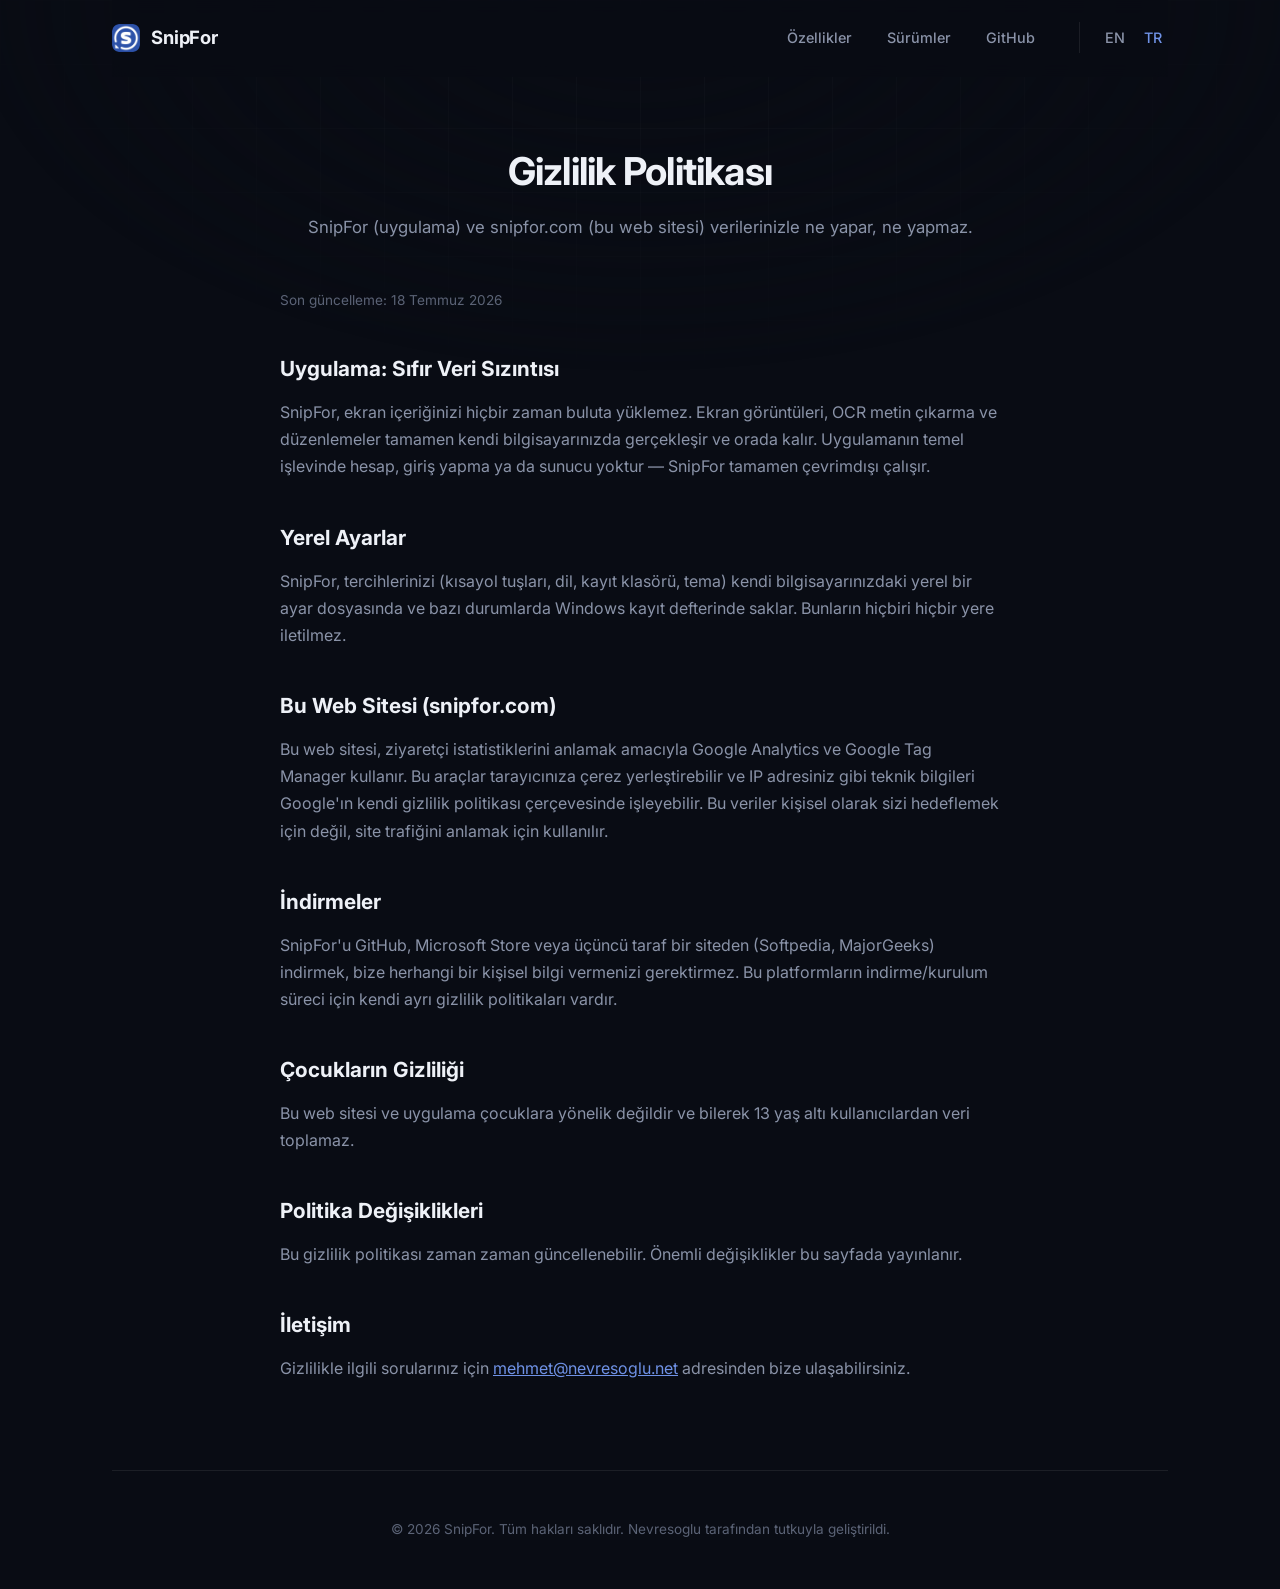
<file: privacy-tr.html>
<!DOCTYPE html>
<html lang="tr">

<head>
    <!-- Google Tag Manager -->
    <script>(function (w, d, s, l, i) {
            w[l] = w[l] || []; w[l].push({
                'gtm.start':
                    new Date().getTime(), event: 'gtm.js'
            }); var f = d.getElementsByTagName(s)[0],
                j = d.createElement(s), dl = l != 'dataLayer' ? '&l=' + l : ''; j.async = true; j.src =
                    'https://www.googletagmanager.com/gtm.js?id=' + i + dl; f.parentNode.insertBefore(j, f);
        })(window, document, 'script', 'dataLayer', 'GTM-KWLT45KX');</script>
    <!-- End Google Tag Manager -->
    <meta charset="UTF-8">
    <meta name="viewport" content="width=device-width, initial-scale=1.0">
    <link rel="icon" type="image/png" href="snipfor.png">
    <title>Gizlilik Politikası | SnipFor</title>
    <meta name="description"
        content="SnipFor gizlilik politikası: uygulama ve snipfor.com sitesi hangi verileri topluyor, hangilerini toplamıyor.">
    <meta name="robots" content="noindex, follow">
    <link rel="alternate" hreflang="en" href="https://snipfor.com/privacy.html" />
    <link rel="alternate" hreflang="tr" href="https://snipfor.com/privacy-tr.html" />
    <link rel="canonical" href="https://snipfor.com/privacy-tr.html" />

    <link rel="stylesheet" href="style.css">
    <link rel="preconnect" href="https://fonts.googleapis.com">
    <link rel="preconnect" href="https://fonts.gstatic.com" crossorigin>
    <link href="https://fonts.googleapis.com/css2?family=Inter:wght@400;600;700;800&display=swap" rel="stylesheet">
    <link rel="stylesheet" href="https://cdnjs.cloudflare.com/ajax/libs/font-awesome/6.4.0/css/all.min.css">
</head>

<body>
    <!-- Google Tag Manager (noscript) -->
    <noscript><iframe src="https://www.googletagmanager.com/ns.html?id=GTM-KWLT45KX" height="0" width="0"
            style="display:none;visibility:hidden"></iframe></noscript>
    <!-- End Google Tag Manager (noscript) -->
    <div class="gradient-bg"></div>

    <div class="container">
        <nav>
            <a href="tr.html" class="logo">
                <img src="snipfor.png" alt="SnipFor Logo"
                    onerror="this.src='https://raw.githubusercontent.com/mnevres/SnipFor/main/snipfor.png'">
                SnipFor
            </a>
            <div class="nav-links">
                <a href="tr.html#features">Özellikler</a>
                <a href="tr.html#editions">Sürümler</a>
                <a href="https://github.com/mnevres/SnipFor" target="_blank">GitHub</a>
                <div class="lang-switcher">
                    <a href="privacy.html" class="lang-btn">EN</a>
                    <a href="privacy-tr.html" class="lang-btn active">TR</a>
                </div>
            </div>
        </nav>

        <section class="privacy-hero">
            <h1>Gizlilik Politikası</h1>
            <p>SnipFor (uygulama) ve snipfor.com (bu web sitesi) verilerinizle ne yapar, ne yapmaz.</p>
        </section>

        <section class="privacy-content">
            <p class="updated">Son güncelleme: 18 Temmuz 2026</p>

            <h2>Uygulama: Sıfır Veri Sızıntısı</h2>
            <p>SnipFor, ekran içeriğinizi hiçbir zaman buluta yüklemez. Ekran görüntüleri, OCR metin çıkarma ve
                düzenlemeler tamamen kendi bilgisayarınızda gerçekleşir ve orada kalır. Uygulamanın temel işlevinde
                hesap, giriş yapma ya da sunucu yoktur — SnipFor tamamen çevrimdışı çalışır.</p>

            <h2>Yerel Ayarlar</h2>
            <p>SnipFor, tercihlerinizi (kısayol tuşları, dil, kayıt klasörü, tema) kendi bilgisayarınızdaki yerel bir
                ayar dosyasında ve bazı durumlarda Windows kayıt defterinde saklar. Bunların hiçbiri hiçbir yere
                iletilmez.</p>

            <h2>Bu Web Sitesi (snipfor.com)</h2>
            <p>Bu web sitesi, ziyaretçi istatistiklerini anlamak amacıyla Google Analytics ve Google Tag Manager
                kullanır. Bu araçlar tarayıcınıza çerez yerleştirebilir ve IP adresiniz gibi teknik bilgileri
                Google'ın kendi gizlilik politikası çerçevesinde işleyebilir. Bu veriler kişisel olarak sizi
                hedeflemek için değil, site trafiğini anlamak için kullanılır.</p>

            <h2>İndirmeler</h2>
            <p>SnipFor'u GitHub, Microsoft Store veya üçüncü taraf bir siteden (Softpedia, MajorGeeks) indirmek,
                bize herhangi bir kişisel bilgi vermenizi gerektirmez. Bu platformların indirme/kurulum süreci için
                kendi ayrı gizlilik politikaları vardır.</p>

            <h2>Çocukların Gizliliği</h2>
            <p>Bu web sitesi ve uygulama çocuklara yönelik değildir ve bilerek 13 yaş altı kullanıcılardan veri
                toplamaz.</p>

            <h2>Politika Değişiklikleri</h2>
            <p>Bu gizlilik politikası zaman zaman güncellenebilir. Önemli değişiklikler bu sayfada yayınlanır.</p>

            <h2>İletişim</h2>
            <p>Gizlilikle ilgili sorularınız için <a href="mailto:mehmet@nevresoglu.net"
                    style="color: var(--brand-strong);">mehmet@nevresoglu.net</a> adresinden bize ulaşabilirsiniz.</p>
        </section>

        <footer>
            <p>&copy; 2026 SnipFor. Tüm hakları saklıdır. Nevresoglu tarafından tutkuyla geliştirildi.</p>
        </footer>
    </div>
</body>

</html>
</file>
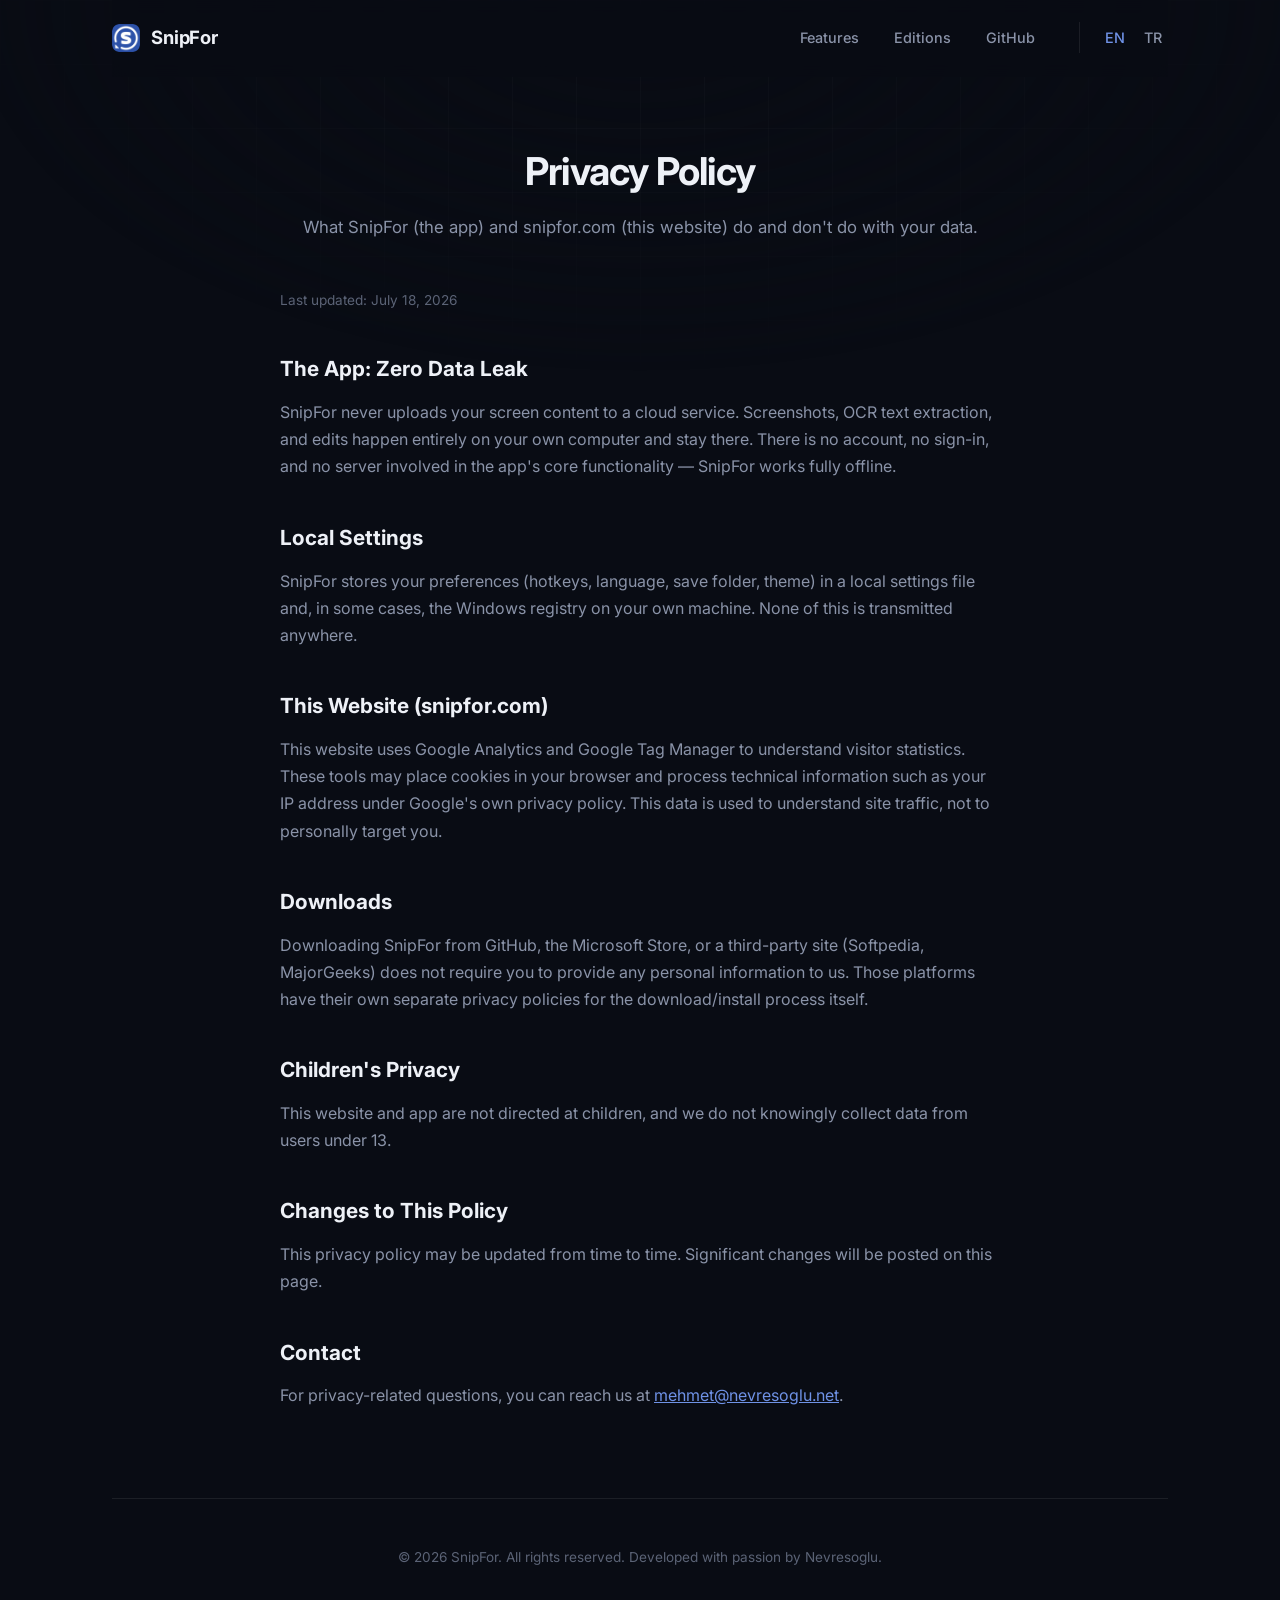
<file: privacy.html>
<!DOCTYPE html>
<html lang="en">

<head>
    <!-- Google Tag Manager -->
    <script>(function (w, d, s, l, i) {
            w[l] = w[l] || []; w[l].push({
                'gtm.start':
                    new Date().getTime(), event: 'gtm.js'
            }); var f = d.getElementsByTagName(s)[0],
                j = d.createElement(s), dl = l != 'dataLayer' ? '&l=' + l : ''; j.async = true; j.src =
                    'https://www.googletagmanager.com/gtm.js?id=' + i + dl; f.parentNode.insertBefore(j, f);
        })(window, document, 'script', 'dataLayer', 'GTM-KWLT45KX');</script>
    <!-- End Google Tag Manager -->
    <meta charset="UTF-8">
    <meta name="viewport" content="width=device-width, initial-scale=1.0">
    <link rel="icon" type="image/png" href="snipfor.png">
    <title>Privacy Policy | SnipFor</title>
    <meta name="description"
        content="SnipFor's privacy policy: what data is and isn't collected by the app and by the snipfor.com website.">
    <meta name="robots" content="noindex, follow">
    <link rel="alternate" hreflang="en" href="https://snipfor.com/privacy.html" />
    <link rel="alternate" hreflang="tr" href="https://snipfor.com/privacy-tr.html" />
    <link rel="canonical" href="https://snipfor.com/privacy.html" />

    <link rel="stylesheet" href="style.css">
    <link rel="preconnect" href="https://fonts.googleapis.com">
    <link rel="preconnect" href="https://fonts.gstatic.com" crossorigin>
    <link href="https://fonts.googleapis.com/css2?family=Inter:wght@400;600;700;800&display=swap" rel="stylesheet">
    <link rel="stylesheet" href="https://cdnjs.cloudflare.com/ajax/libs/font-awesome/6.4.0/css/all.min.css">
</head>

<body>
    <!-- Google Tag Manager (noscript) -->
    <noscript><iframe src="https://www.googletagmanager.com/ns.html?id=GTM-KWLT45KX" height="0" width="0"
            style="display:none;visibility:hidden"></iframe></noscript>
    <!-- End Google Tag Manager (noscript) -->
    <div class="gradient-bg"></div>

    <div class="container">
        <nav>
            <a href="index.html" class="logo">
                <img src="snipfor.png" alt="SnipFor Logo"
                    onerror="this.src='https://raw.githubusercontent.com/mnevres/SnipFor/main/snipfor.png'">
                SnipFor
            </a>
            <div class="nav-links">
                <a href="index.html#features">Features</a>
                <a href="index.html#editions">Editions</a>
                <a href="https://github.com/mnevres/SnipFor" target="_blank">GitHub</a>
                <div class="lang-switcher">
                    <a href="privacy.html" class="lang-btn active">EN</a>
                    <a href="privacy-tr.html" class="lang-btn">TR</a>
                </div>
            </div>
        </nav>

        <section class="privacy-hero">
            <h1>Privacy Policy</h1>
            <p>What SnipFor (the app) and snipfor.com (this website) do and don't do with your data.</p>
        </section>

        <section class="privacy-content">
            <p class="updated">Last updated: July 18, 2026</p>

            <h2>The App: Zero Data Leak</h2>
            <p>SnipFor never uploads your screen content to a cloud service. Screenshots, OCR text extraction, and
                edits happen entirely on your own computer and stay there. There is no account, no sign-in, and no
                server involved in the app's core functionality — SnipFor works fully offline.</p>

            <h2>Local Settings</h2>
            <p>SnipFor stores your preferences (hotkeys, language, save folder, theme) in a local settings file and,
                in some cases, the Windows registry on your own machine. None of this is transmitted anywhere.</p>

            <h2>This Website (snipfor.com)</h2>
            <p>This website uses Google Analytics and Google Tag Manager to understand visitor statistics. These
                tools may place cookies in your browser and process technical information such as your IP address
                under Google's own privacy policy. This data is used to understand site traffic, not to personally
                target you.</p>

            <h2>Downloads</h2>
            <p>Downloading SnipFor from GitHub, the Microsoft Store, or a third-party site (Softpedia, MajorGeeks)
                does not require you to provide any personal information to us. Those platforms have their own
                separate privacy policies for the download/install process itself.</p>

            <h2>Children's Privacy</h2>
            <p>This website and app are not directed at children, and we do not knowingly collect data from users
                under 13.</p>

            <h2>Changes to This Policy</h2>
            <p>This privacy policy may be updated from time to time. Significant changes will be posted on this
                page.</p>

            <h2>Contact</h2>
            <p>For privacy-related questions, you can reach us at <a href="mailto:mehmet@nevresoglu.net"
                    style="color: var(--brand-strong);">mehmet@nevresoglu.net</a>.</p>
        </section>

        <footer>
            <p>&copy; 2026 SnipFor. All rights reserved. Developed with passion by Nevresoglu.</p>
        </footer>
    </div>
</body>

</html>
</file>
<file: style.css>
:root {
    --bg: #090c14;
    --bg-elevated: #10142080;
    --panel-border: rgba(255, 255, 255, 0.08);
    --brand: #4a72d6;
    --brand-strong: #6f92e6;
    --brand-deep: #1f3a7a;
    --text-primary: #eef1f7;
    --text-secondary: #8a93a8;
    --text-tertiary: #5b6376;
    --success: #4fbd8e;
    --muted-neg: #4b5468;
    --radius: 10px;
}

* {
    margin: 0;
    padding: 0;
    box-sizing: border-box;
}

html {
    scroll-behavior: smooth;
}

body {
    font-family: 'Inter', -apple-system, BlinkMacSystemFont, "Segoe UI", Roboto, sans-serif;
    background-color: var(--bg);
    color: var(--text-primary);
    overflow-x: hidden;
    line-height: 1.6;
    font-size: 16px;
    -webkit-font-smoothing: antialiased;
}

/* Faint fixed backdrop — a hairline grid instead of neon gradient blobs */
.gradient-bg {
    position: fixed;
    inset: 0;
    z-index: -1;
    background-color: var(--bg);
    background-image:
        linear-gradient(rgba(255, 255, 255, 0.025) 1px, transparent 1px),
        linear-gradient(90deg, rgba(255, 255, 255, 0.025) 1px, transparent 1px);
    background-size: 64px 64px;
    -webkit-mask-image: radial-gradient(ellipse 70% 55% at 50% 0%, black 0%, transparent 75%);
    mask-image: radial-gradient(ellipse 70% 55% at 50% 0%, black 0%, transparent 75%);
}

.container {
    max-width: 1120px;
    margin: 0 auto;
    padding: 0 2rem;
}

/* Navbar */
nav {
    display: flex;
    justify-content: space-between;
    align-items: center;
    padding: 1.4rem 0;
    position: sticky;
    top: 0;
    z-index: 100;
    background: rgba(9, 12, 20, 0.82);
    backdrop-filter: blur(8px);
    border-bottom: 1px solid transparent;
    transition: border-color 0.2s;
}

.logo {
    display: flex;
    align-items: center;
    gap: 0.7rem;
    font-weight: 700;
    font-size: 1.15rem;
    color: var(--text-primary);
    letter-spacing: -0.01em;
    text-decoration: none;
}

.logo img {
    height: 28px;
    width: 28px;
    border-radius: 7px;
}

.nav-links {
    display: flex;
    align-items: center;
    gap: 2.2rem;
}

.nav-links a {
    color: var(--text-secondary);
    text-decoration: none;
    font-size: 0.9rem;
    font-weight: 500;
    transition: color 0.2s;
}

.nav-links a:hover {
    color: var(--text-primary);
}

/* Hero */
.hero {
    padding: 2.5rem 0 3rem;
    text-align: center;
}

.eyebrow {
    display: inline-flex;
    align-items: center;
    gap: 0.5rem;
    font-size: 0.75rem;
    font-weight: 600;
    letter-spacing: 0.12em;
    text-transform: uppercase;
    color: var(--brand-strong);
    background: rgba(74, 114, 214, 0.1);
    border: 1px solid rgba(74, 114, 214, 0.25);
    padding: 0.4rem 0.9rem;
    border-radius: 100px;
    margin-bottom: 1.75rem;
}

.eyebrow .dot {
    width: 6px;
    height: 6px;
    border-radius: 50%;
    background: var(--success);
    flex-shrink: 0;
}

.hero h1 {
    font-size: 3.4rem;
    font-weight: 700;
    line-height: 1.12;
    letter-spacing: -0.025em;
    margin-bottom: 1.5rem;
    color: var(--text-primary);
}

.hero h1 .accent {
    color: var(--brand-strong);
}

.hero p {
    font-size: 1.15rem;
    color: var(--text-secondary);
    max-width: 620px;
    margin: 0 auto 2.5rem;
}

.hero-actions {
    display: flex;
    justify-content: center;
    align-items: center;
    gap: 1rem;
    margin-bottom: 1rem;
    flex-wrap: wrap;
}

ms-store-badge {
    display: inline-block;
}

ms-store-badge::part(img) {
    height: 52px !important;
    width: auto !important;
}

.download-dropdown {
    position: relative;
    display: inline-block;
}

.dropdown-toggle {
    cursor: pointer;
}

.dropdown-toggle i {
    font-size: 0.75rem;
    margin-left: 0.15rem;
    transition: transform 0.15s ease;
}

.download-dropdown.open .dropdown-toggle i {
    transform: rotate(180deg);
}

.dropdown-menu {
    display: none;
    position: absolute;
    top: calc(100% + 0.5rem);
    left: 50%;
    transform: translateX(-50%);
    min-width: 200px;
    background: #10141f;
    border: 1px solid var(--panel-border);
    border-radius: 10px;
    padding: 0.4rem;
    box-shadow: 0 12px 28px -8px rgba(0, 0, 0, 0.5);
    z-index: 20;
}

.download-dropdown.open .dropdown-menu {
    display: block;
}

.dropdown-item {
    display: flex;
    align-items: center;
    gap: 0.6rem;
    padding: 0.6rem 0.8rem;
    border-radius: 6px;
    color: var(--text-primary) !important;
    text-decoration: none;
    font-size: 0.9rem;
    white-space: nowrap;
}

.dropdown-item:hover {
    background: rgba(255, 255, 255, 0.06);
}

.dropdown-item i {
    color: var(--text-tertiary);
    width: 1rem;
    text-align: center;
}

.compare-link {
    display: block;
    text-align: center;
    color: var(--text-tertiary);
    font-size: 0.9rem;
    text-decoration: none;
    margin-bottom: 2.5rem;
    transition: color 0.15s ease;
}

.compare-link:hover {
    color: var(--text-secondary);
}

.press-strip {
    max-width: 880px;
    margin: 0 auto 3rem;
    padding: 1.75rem 1.5rem 1.5rem;
    background: var(--bg-elevated);
    border: 1px solid var(--panel-border);
    border-top: 2px solid var(--brand);
    border-radius: var(--radius);
}

.press-label {
    font-size: 0.7rem;
    font-weight: 600;
    letter-spacing: 0.12em;
    text-transform: uppercase;
    color: var(--text-tertiary);
    margin-bottom: 1.25rem;
}

.press-badges {
    display: flex;
    flex-wrap: wrap;
    justify-content: center;
    gap: 1rem;
}

.press-item {
    display: flex;
    flex: 0 1 170px;
    flex-direction: column;
    align-items: center;
    gap: 0.5rem;
    color: var(--text-secondary) !important;
    text-decoration: none !important;
    background: var(--bg);
    border: 1px solid var(--panel-border);
    padding: 1rem 0.5rem 0.85rem;
    border-radius: 8px;
    transition: border-color 0.2s, transform 0.2s;
}

.press-item:hover {
    border-color: var(--brand-strong);
    transform: translateY(-2px);
}

.press-favicon {
    width: 20px;
    height: 20px;
    border-radius: 4px;
    flex-shrink: 0;
}

.press-rating {
    font-size: 1.25rem;
    font-weight: 800;
    color: var(--text-primary);
    line-height: 1;
}

.press-name {
    font-size: 0.72rem;
    font-weight: 600;
    color: var(--text-tertiary);
    letter-spacing: 0.01em;
}

.btn {
    padding: 0.85rem 1.8rem;
    border-radius: 8px;
    font-weight: 600;
    font-size: 0.95rem;
    text-decoration: none;
    transition: all 0.15s ease;
    cursor: pointer;
    display: inline-flex;
    align-items: center;
    gap: 0.5rem;
}

.btn-primary {
    background: var(--brand);
    color: #ffffff;
    box-shadow: 0 1px 0 rgba(255, 255, 255, 0.12) inset, 0 6px 20px -8px rgba(74, 114, 214, 0.7);
}

.btn-primary:hover {
    background: var(--brand-strong);
    transform: translateY(-1px);
}

.btn-secondary {
    background: transparent;
    color: var(--text-primary);
    border: 1px solid var(--panel-border);
}

.btn-secondary:hover {
    background: rgba(255, 255, 255, 0.04);
    border-color: rgba(255, 255, 255, 0.18);
}

/* Demo frame */
.demo-box {
    background: #0c0f18;
    border: 1px solid var(--panel-border);
    border-radius: 14px;
    padding: 0.6rem;
    max-width: 880px;
    margin: 0 auto;
    box-shadow: 0 30px 60px -30px rgba(0, 0, 0, 0.7);
}

.demo-box img,
.demo-box video {
    width: 100%;
    border-radius: 9px;
    display: block;
}

/* Section headers */
.section-head {
    text-align: center;
    max-width: 560px;
    margin: 0 auto 3.5rem;
}

.section-head h2 {
    font-size: 2rem;
    font-weight: 700;
    letter-spacing: -0.02em;
    margin-bottom: 0.75rem;
}

.section-head p {
    color: var(--text-secondary);
    font-size: 1.05rem;
}

.tools-showcase {
    padding: 6rem 0;
    border-top: 1px solid var(--panel-border);
}

.tool-grid {
    display: grid;
    grid-template-columns: repeat(3, minmax(0, 1fr));
    gap: 1rem;
}

.tool-card {
    min-height: 218px;
    padding: 1.5rem;
    background: var(--bg-elevated);
    border: 1px solid var(--panel-border);
    border-radius: var(--radius);
    transition: border-color 0.2s ease, transform 0.2s ease;
}

.tool-card:hover {
    border-color: var(--brand-strong);
    transform: translateY(-2px);
}

.tool-card-audit {
    border-color: rgba(74, 114, 214, 0.5);
    background: linear-gradient(135deg, var(--bg-elevated), rgba(74, 114, 214, 0.1));
}

.tool-icon {
    display: block;
    width: 42px;
    height: 42px;
    padding-top: 12px;
    margin-bottom: 1rem;
    border-radius: 10px;
    text-align: center;
    color: var(--brand-strong);
    background: rgba(74, 114, 214, 0.12);
    font-size: 1.1rem;
}

.tool-tier {
    display: inline-block;
    margin-bottom: 0.75rem;
    padding: 0.18rem 0.5rem;
    border-radius: 99px;
    font-size: 0.64rem;
    font-weight: 700;
    letter-spacing: 0.05em;
    text-transform: uppercase;
}

.tool-shared {
    color: var(--success);
    background: rgba(79, 189, 142, 0.12);
}

.tool-paid,
.tool-audit {
    color: var(--brand-strong);
    background: rgba(74, 114, 214, 0.12);
}

.tool-card h3 {
    margin-bottom: 0.55rem;
    color: var(--text-primary);
    font-size: 1.05rem;
}

.tool-card p {
    color: var(--text-secondary);
    font-size: 0.9rem;
    line-height: 1.55;
}

/* Features */
.features {
    padding: 7rem 0;
    border-top: 1px solid var(--panel-border);
}

.feature-grid {
    display: grid;
    grid-template-columns: repeat(auto-fit, minmax(260px, 1fr));
    gap: 1px;
    background: var(--panel-border);
    border: 1px solid var(--panel-border);
    border-radius: var(--radius);
    overflow: hidden;
}

.feature-card {
    background: var(--bg);
    padding: 2.25rem 2rem;
    position: relative;
}

/* Long-tail feature list — no per-item artwork needed */
.more-features {
    display: grid;
    grid-template-columns: repeat(auto-fit, minmax(240px, 1fr));
    gap: 2.5rem;
    margin-top: 3.5rem;
    padding-top: 3.5rem;
    border-top: 1px solid var(--panel-border);
}

.mf-col h4 {
    display: flex;
    align-items: center;
    gap: 0.6rem;
    font-size: 0.95rem;
    font-weight: 600;
    color: var(--text-primary);
    margin-bottom: 1.1rem;
}

.tier-tag {
    font-size: 0.65rem;
    font-weight: 700;
    letter-spacing: 0.04em;
    text-transform: uppercase;
    padding: 0.15rem 0.5rem;
    border-radius: 100px;
    line-height: 1.6;
}

.tier-tag.tier-free {
    color: var(--success);
    background: rgba(79, 189, 142, 0.12);
}

.tier-tag.tier-pro,
.tier-tag.tier-audit {
    color: var(--brand-strong);
    background: rgba(74, 114, 214, 0.12);
}

.mf-col ul {
    list-style: none;
}

.mf-col li {
    position: relative;
    padding-left: 1.1rem;
    color: var(--text-secondary);
    font-size: 0.9rem;
    margin-bottom: 0.75rem;
}

.mf-col li::before {
    content: '';
    position: absolute;
    left: 0;
    top: 0.55em;
    width: 5px;
    height: 5px;
    border-radius: 50%;
    background: var(--text-tertiary);
}

.feature-num {
    font-size: 0.8rem;
    font-weight: 700;
    color: var(--text-tertiary);
    letter-spacing: 0.05em;
    display: block;
    margin-bottom: 1.4rem;
}

.icon-box {
    width: 40px;
    height: 40px;
    border: 1px solid var(--panel-border);
    border-radius: 8px;
    display: none;
    /* replaced visually by feature-num; kept for markup compatibility */
}

.feature-card h3 {
    font-size: 1.1rem;
    font-weight: 600;
    margin-bottom: 0.6rem;
    letter-spacing: -0.01em;
}

.feature-card p {
    color: var(--text-secondary);
    font-size: 0.95rem;
}

/* Comparison Table */
.comparison {
    padding: 7rem 0;
    border-top: 1px solid var(--panel-border);
}

.table-wrapper {
    overflow-x: auto;
    border: 1px solid var(--panel-border);
    border-radius: var(--radius);
}

table {
    width: 100%;
    border-collapse: collapse;
    min-width: 520px;
}

th,
td {
    padding: 1.1rem 1.5rem;
    text-align: left;
    border-bottom: 1px solid var(--panel-border);
    font-size: 0.95rem;
}

tbody tr:last-child td {
    border-bottom: none;
}

th {
    background: rgba(255, 255, 255, 0.02);
    color: var(--text-secondary);
    font-weight: 600;
    font-size: 0.85rem;
    text-transform: uppercase;
    letter-spacing: 0.04em;
}

th:not(:first-child),
td:not(:first-child) {
    text-align: center;
}

.check {
    color: var(--success);
}

.cross {
    color: var(--muted-neg);
}

/* Footer / contact */
.contact-cta {
    margin-top: 2.5rem;
    text-align: center;
}

.contact-cta p {
    color: var(--text-secondary);
    margin-bottom: 1.25rem;
    font-size: 0.95rem;
}

footer {
    padding: 3rem 0;
    border-top: 1px solid var(--panel-border);
    text-align: center;
    color: var(--text-tertiary);
    font-size: 0.85rem;
}

.gradient-text,
.accent {
    color: var(--brand-strong);
}

.lang-switcher {
    display: flex;
    gap: 0.35rem;
    align-items: center;
    margin-left: 0.5rem;
    padding-left: 1.2rem;
    border-left: 1px solid var(--panel-border);
}

.lang-btn {
    background: transparent;
    border: none;
    color: var(--text-tertiary);
    padding: 0.25rem 0.4rem;
    cursor: pointer;
    border-radius: 4px;
    font-size: 0.75rem;
    font-weight: 700;
    text-decoration: none;
    transition: color 0.2s;
}

.lang-btn:hover {
    color: var(--text-secondary);
}

.lang-btn.active {
    color: var(--brand-strong);
}

/* Privacy page */
.privacy-hero {
    padding: 4rem 0 2rem;
    text-align: center;
}

.privacy-hero h1 {
    font-size: 2.4rem;
    font-weight: 700;
    letter-spacing: -0.02em;
    margin-bottom: 0.75rem;
    color: var(--text-primary);
}

.privacy-hero p {
    color: var(--text-secondary);
    font-size: 1.05rem;
}

.privacy-content {
    max-width: 720px;
    margin: 0 auto;
    padding: 1rem 0 5rem;
}

.privacy-content .updated {
    color: var(--text-tertiary);
    font-size: 0.85rem;
    margin-bottom: 2.5rem;
}

.privacy-content h2 {
    font-size: 1.3rem;
    font-weight: 700;
    color: var(--text-primary);
    margin: 2.5rem 0 0.85rem;
}

.privacy-content h2:first-of-type {
    margin-top: 0;
}

.privacy-content p {
    color: var(--text-secondary);
    line-height: 1.7;
    margin-bottom: 0.5rem;
}

@media (max-width: 768px) {
    .hero {
        padding: 4rem 0 3rem;
    }

    .hero h1 {
        font-size: 2.3rem;
    }

    .hero p {
        font-size: 1rem;
    }

    .nav-links {
        gap: 1.1rem;
    }

    .nav-links a:not(.lang-btn) {
        display: none;
    }

    .features,
    .comparison,
    .tools-showcase {
        padding: 4rem 0;
    }

    .section-head h2 {
        font-size: 1.6rem;
    }

    .press-badges {
        gap: 0.75rem;
    }

    .press-item {
        flex-basis: calc(50% - 0.375rem);
    }

    .tool-grid {
        grid-template-columns: 1fr;
    }

    .tool-card {
        min-height: 0;
    }
}

/* ==========================================================================
   Interactive Feature Showcase & Video System
   ========================================================================== */

.showcase-section {
    padding: 5rem 0 6rem;
    position: relative;
}

.showcase-tabs-wrapper {
    overflow-x: auto;
    scrollbar-width: none;
    -ms-overflow-style: none;
    padding-bottom: 0.5rem;
    margin-bottom: 2.2rem;
}

.showcase-tabs-wrapper::-webkit-scrollbar {
    display: none;
}

.showcase-tabs {
    display: flex;
    gap: 0.6rem;
    justify-content: center;
    flex-wrap: wrap;
}

.showcase-tab {
    display: inline-flex;
    align-items: center;
    gap: 0.55rem;
    padding: 0.65rem 1.15rem;
    border-radius: 999px;
    background: rgba(255, 255, 255, 0.03);
    border: 1px solid rgba(255, 255, 255, 0.08);
    color: var(--text-secondary);
    font-size: 0.88rem;
    font-weight: 600;
    cursor: pointer;
    transition: all 0.22s cubic-bezier(0.16, 1, 0.3, 1);
    white-space: nowrap;
}

.showcase-tab:hover {
    background: rgba(255, 255, 255, 0.07);
    color: var(--text-primary);
    border-color: rgba(255, 255, 255, 0.18);
    transform: translateY(-1px);
}

.showcase-tab.active {
    background: var(--brand-deep);
    color: #ffffff;
    border-color: var(--brand-strong);
    box-shadow: 0 0 20px rgba(111, 146, 230, 0.28);
}

.showcase-tab i {
    font-size: 0.95rem;
    color: var(--brand-strong);
}

.showcase-tab.active i {
    color: #ffffff;
}

.showcase-panel {
    display: none;
    grid-template-columns: 1.35fr 1fr;
    gap: 2.5rem;
    background: var(--bg-elevated);
    border: 1px solid var(--panel-border);
    border-radius: 16px;
    padding: 2.2rem;
    backdrop-filter: blur(16px);
    box-shadow: 0 24px 60px rgba(0, 0, 0, 0.45);
    animation: fadeInScale 0.35s cubic-bezier(0.16, 1, 0.3, 1);
}

.showcase-panel.active {
    display: grid;
}

@keyframes fadeInScale {
    from {
        opacity: 0;
        transform: translateY(8px) scale(0.99);
    }
    to {
        opacity: 1;
        transform: translateY(0) scale(1);
    }
}

.showcase-media {
    position: relative;
    border-radius: 12px;
    overflow: hidden;
    background: #000;
    border: 1px solid rgba(255, 255, 255, 0.1);
    aspect-ratio: 16 / 9;
    box-shadow: 0 16px 36px rgba(0, 0, 0, 0.5);
}

.showcase-media iframe,
.showcase-media video {
    width: 100%;
    height: 100%;
    border: none;
    display: block;
    object-fit: cover;
}

.showcase-thumb-facade {
    position: relative;
    width: 100%;
    height: 100%;
    cursor: pointer;
    overflow: hidden;
    display: block;
}

.showcase-thumb-facade img {
    width: 100%;
    height: 100%;
    object-fit: cover;
    transition: transform 0.4s ease;
}

.showcase-thumb-facade:hover img {
    transform: scale(1.03);
}

.play-badge-overlay {
    position: absolute;
    inset: 0;
    background: radial-gradient(circle at center, rgba(0, 0, 0, 0.2) 0%, rgba(0, 0, 0, 0.65) 100%);
    display: flex;
    flex-direction: column;
    align-items: center;
    justify-content: center;
    gap: 0.8rem;
    transition: background 0.2s;
}

.showcase-thumb-facade:hover .play-badge-overlay {
    background: radial-gradient(circle at center, rgba(74, 114, 214, 0.25) 0%, rgba(0, 0, 0, 0.75) 100%);
}

.play-circle {
    width: 64px;
    height: 64px;
    border-radius: 50%;
    background: rgba(74, 114, 214, 0.9);
    backdrop-filter: blur(8px);
    display: flex;
    align-items: center;
    justify-content: center;
    color: #ffffff;
    font-size: 1.4rem;
    padding-left: 4px;
    box-shadow: 0 0 30px rgba(74, 114, 214, 0.6);
    transition: transform 0.25s cubic-bezier(0.34, 1.56, 0.64, 1);
}

.showcase-thumb-facade:hover .play-circle {
    transform: scale(1.12);
    background: var(--brand-strong);
}

.play-text {
    font-size: 0.85rem;
    font-weight: 600;
    color: #ffffff;
    letter-spacing: 0.04em;
    text-transform: uppercase;
    background: rgba(0, 0, 0, 0.6);
    padding: 0.35rem 0.8rem;
    border-radius: 999px;
    border: 1px solid rgba(255, 255, 255, 0.15);
}

.showcase-info {
    display: flex;
    flex-direction: column;
    justify-content: center;
}

.showcase-badge {
    align-self: flex-start;
    font-size: 0.72rem;
    font-weight: 700;
    letter-spacing: 0.08em;
    text-transform: uppercase;
    padding: 0.3rem 0.75rem;
    border-radius: 6px;
    background: rgba(111, 146, 230, 0.15);
    color: var(--brand-strong);
    border: 1px solid rgba(111, 146, 230, 0.3);
    margin-bottom: 0.9rem;
}

.showcase-info h3 {
    font-size: 1.65rem;
    font-weight: 700;
    line-height: 1.25;
    margin-bottom: 0.85rem;
    color: #ffffff;
}

.showcase-info p {
    color: var(--text-secondary);
    font-size: 0.96rem;
    line-height: 1.65;
    margin-bottom: 1.4rem;
}

.showcase-features-list {
    list-style: none;
    margin-bottom: 1.6rem;
    display: flex;
    flex-direction: column;
    gap: 0.65rem;
}

.showcase-features-list li {
    display: flex;
    align-items: flex-start;
    gap: 0.65rem;
    font-size: 0.9rem;
    color: var(--text-primary);
    line-height: 1.45;
}

.showcase-features-list li i {
    color: var(--success);
    margin-top: 0.2rem;
    font-size: 0.85rem;
    flex-shrink: 0;
}

/* Keyboard Shortcut Keycaps */
.shortcut-group {
    display: flex;
    flex-wrap: wrap;
    gap: 0.5rem;
    margin-bottom: 1.6rem;
    align-items: center;
}

.shortcut-label {
    font-size: 0.78rem;
    font-weight: 600;
    color: var(--text-tertiary);
    text-transform: uppercase;
    letter-spacing: 0.05em;
    margin-right: 0.2rem;
}

.shortcut-pill {
    display: inline-flex;
    align-items: center;
    gap: 0.35rem;
    font-size: 0.82rem;
    color: var(--text-primary);
    background: rgba(255, 255, 255, 0.04);
    padding: 0.3rem 0.65rem;
    border-radius: 6px;
    border: 1px solid rgba(255, 255, 255, 0.08);
}

kbd {
    display: inline-block;
    padding: 0.15rem 0.4rem;
    font-family: ui-monospace, SFMono-Regular, "SF Mono", Menlo, Consolas, monospace;
    font-size: 0.75rem;
    font-weight: 700;
    line-height: 1;
    color: var(--brand-strong);
    background: #141a29;
    border: 1px solid rgba(111, 146, 230, 0.3);
    border-radius: 4px;
    box-shadow: 0 2px 0 rgba(0, 0, 0, 0.4);
}

.showcase-actions {
    display: flex;
    gap: 0.8rem;
    align-items: center;
    flex-wrap: wrap;
}

.btn-yt {
    display: inline-flex;
    align-items: center;
    gap: 0.6rem;
    padding: 0.6rem 1.1rem;
    border-radius: 8px;
    background: #ff0000;
    color: #ffffff !important;
    font-size: 0.88rem;
    font-weight: 600;
    text-decoration: none;
    transition: all 0.2s ease;
}

.btn-yt:hover {
    background: #cc0000;
    transform: translateY(-1px);
    box-shadow: 0 6px 16px rgba(255, 0, 0, 0.35);
}

.btn-watch-modal {
    display: inline-flex;
    align-items: center;
    gap: 0.55rem;
    padding: 0.6rem 1.1rem;
    border-radius: 8px;
    background: rgba(255, 255, 255, 0.06);
    border: 1px solid rgba(255, 255, 255, 0.12);
    color: var(--text-primary);
    font-size: 0.88rem;
    font-weight: 600;
    cursor: pointer;
    transition: all 0.2s ease;
}

.btn-watch-modal:hover {
    background: rgba(255, 255, 255, 0.12);
    border-color: rgba(255, 255, 255, 0.25);
}


/* ==========================================================================
   Global Video Lightbox Modal
   ========================================================================== */
.video-modal-backdrop {
    position: fixed;
    inset: 0;
    z-index: 1000;
    background: rgba(0, 0, 0, 0.88);
    backdrop-filter: blur(12px);
    display: none;
    align-items: center;
    justify-content: center;
    padding: 1.5rem;
    opacity: 0;
    transition: opacity 0.25s ease;
}

.video-modal-backdrop.active {
    display: flex;
    opacity: 1;
}

.video-modal-dialog {
    position: relative;
    width: 100%;
    max-width: 960px;
    background: #090c14;
    border: 1px solid rgba(255, 255, 255, 0.15);
    border-radius: 14px;
    overflow: hidden;
    box-shadow: 0 30px 80px rgba(0, 0, 0, 0.8);
    transform: scale(0.96);
    transition: transform 0.25s cubic-bezier(0.16, 1, 0.3, 1);
}

.video-modal-backdrop.active .video-modal-dialog {
    transform: scale(1);
}

.video-modal-header {
    display: flex;
    align-items: center;
    justify-content: space-between;
    padding: 0.85rem 1.25rem;
    border-bottom: 1px solid rgba(255, 255, 255, 0.08);
}

.video-modal-title {
    font-size: 1rem;
    font-weight: 600;
    color: #ffffff;
    display: flex;
    align-items: center;
    gap: 0.5rem;
}

.video-modal-close {
    background: transparent;
    border: none;
    color: var(--text-secondary);
    font-size: 1.3rem;
    cursor: pointer;
    padding: 0.2rem 0.5rem;
    border-radius: 6px;
    transition: all 0.2s;
}

.video-modal-close:hover {
    color: #ff5555;
    background: rgba(255, 85, 85, 0.1);
}

.video-modal-actions {
    display: flex;
    align-items: center;
    gap: 0.75rem;
}

.btn-yt-small {
    display: inline-flex;
    align-items: center;
    gap: 0.4rem;
    padding: 0.35rem 0.75rem;
    border-radius: 6px;
    background: #ff0000;
    color: #ffffff !important;
    font-size: 0.8rem;
    font-weight: 600;
    text-decoration: none;
    transition: all 0.2s;
}

.btn-yt-small:hover {
    background: #cc0000;
    transform: translateY(-1px);
}

.video-modal-body {
    position: relative;
    width: 100%;
    aspect-ratio: 16 / 9;
    background: #000000;
}

.video-modal-body iframe,
.video-modal-body video {
    position: absolute;
    inset: 0;
    width: 100%;
    height: 100%;
    border: none;
    background: #000000;
    object-fit: contain;
}

@media (max-width: 900px) {
    .showcase-panel {
        grid-template-columns: 1fr;
        padding: 1.5rem;
    }
}

@media (max-width: 600px) {
    .showcase-tabs {
        justify-content: flex-start;
        flex-wrap: nowrap;
    }

    .showcase-info h3 {
        font-size: 1.35rem;
    }
}
</file>
